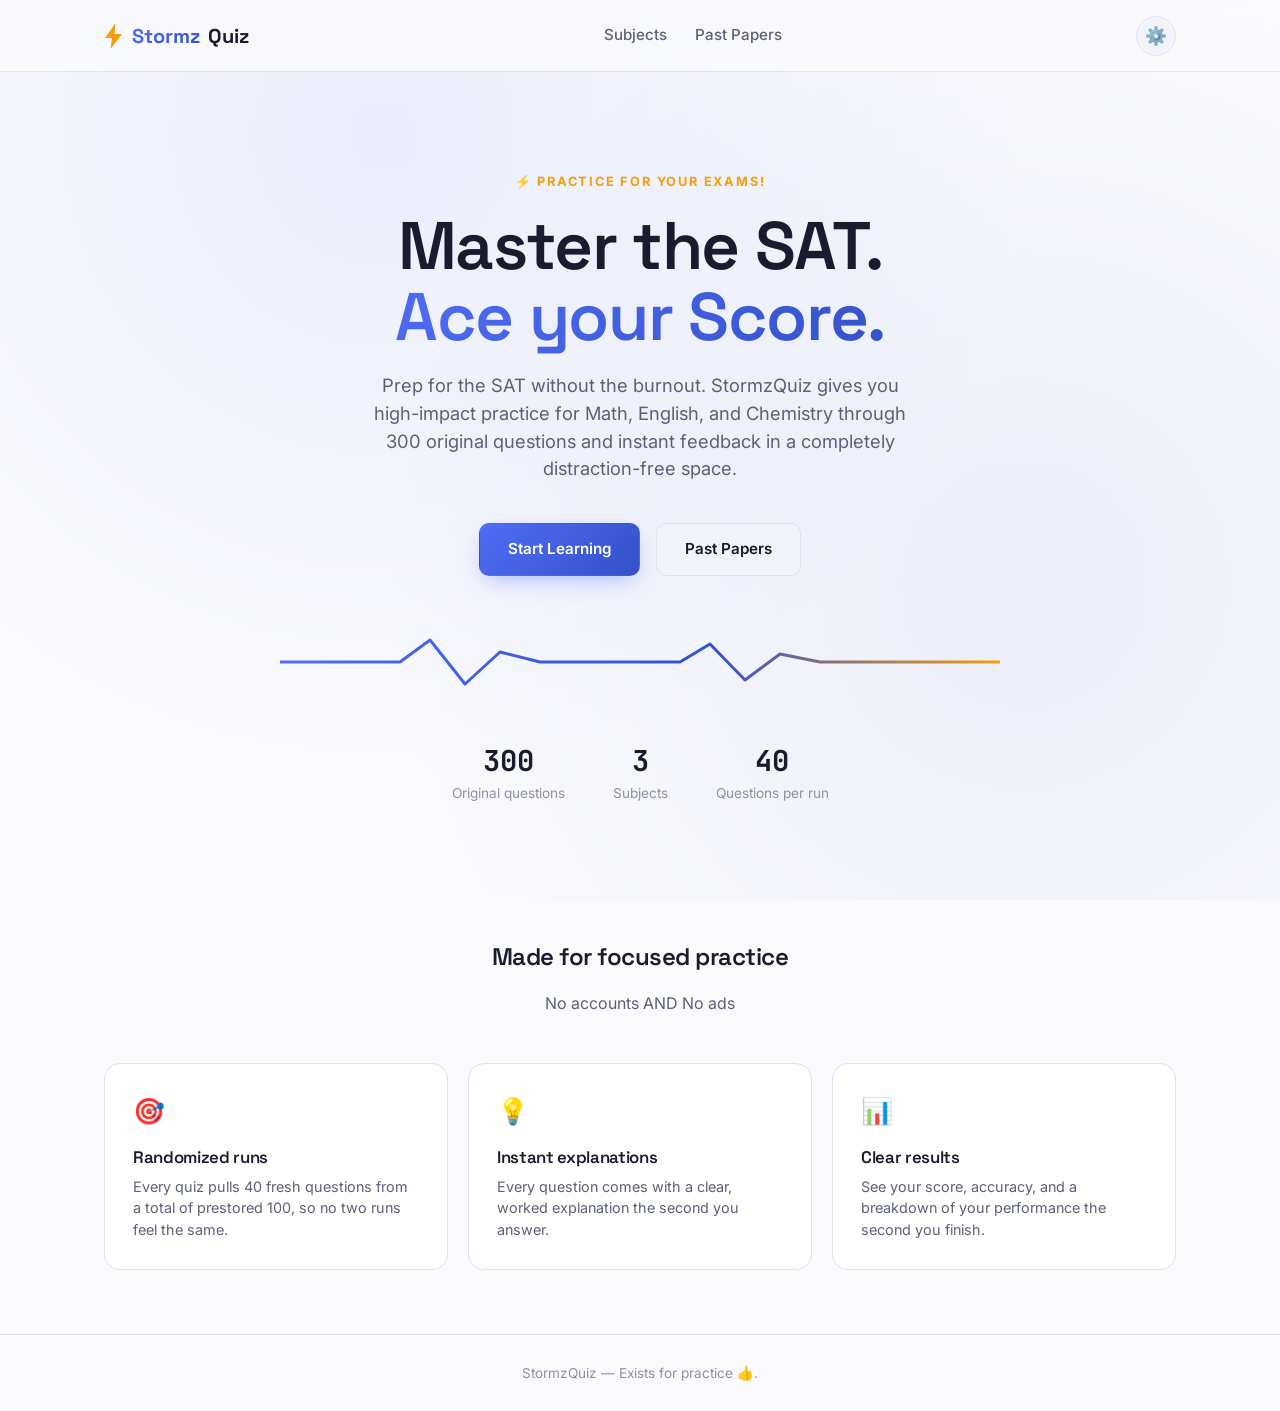
<file: index.html>
<!DOCTYPE html>
<html lang="en">
<head>
<meta charset="UTF-8" />
<meta name="viewport" content="width=device-width, initial-scale=1.0" />
<title>StormzQuiz — SAT & Chemistry Practice</title>
<link rel="preconnect" href="https://fonts.googleapis.com" />
<link rel="preconnect" href="https://fonts.gstatic.com" crossorigin />
<link href="https://fonts.googleapis.com/css2?family=Space+Grotesk:wght@500;600;700&family=Inter:wght@400;500;600;700&family=JetBrains+Mono:wght@500;700&display=swap" rel="stylesheet" />
<link rel="stylesheet" href="style.css" />
</head>
<body>

<nav class="nav">
  <div class="container">
    <a href="index.html" class="logo">
      <svg class="bolt" viewBox="0 0 20 26" fill="currentColor"><path d="M11.5 0L1 15h7l-1.5 11L18 11h-7.5L11.5 0z"/></svg>
      <span class="storm">Stormz</span>Quiz
    </a>
    <div class="nav-links">
      <a href="subjects.html">Subjects</a>
      <a href="papers.html">Past Papers</a>
    </div>
    <button class="settings-btn" id="settingsBtn" aria-label="Open settings">⚙️</button>
  </div>
</nav>

<main>
  <section class="hero">
    <div class="container">
      <div class="hero-eyebrow">⚡ Practice for your exams!</div>
      <h1>Master the SAT.<br /><span class="accent">Ace your Score.</span></h1>
      <p class="tagline">Prep for the SAT without the burnout. StormzQuiz gives you high-impact practice for Math, English, and Chemistry through 300 original questions and instant feedback in a completely distraction-free space.</p>
      <div class="hero-actions">
        <a href="subjects.html" class="btn btn-primary">Start Learning</a>
        <a href="papers.html" class="btn btn-secondary">Past Papers</a>
      </div>

      <svg class="bolt-divider" viewBox="0 0 720 60" fill="none" xmlns="http://www.w3.org/2000/svg" aria-hidden="true">
        <defs>
          <linearGradient id="boltGradient" x1="0" y1="0" x2="720" y2="0" gradientUnits="userSpaceOnUse">
            <stop class="bolt-gradient-start" offset="0" />
            <stop class="bolt-gradient-middle" offset="0.6" />
            <stop class="bolt-gradient-end" offset="1" />
          </linearGradient>
        </defs>
        <path d="M0 30 L120 30 L150 8 L185 52 L220 20 L260 30 L400 30 L430 12 L465 48 L500 22 L540 30 L720 30" />
      </svg>

      <div class="hero-stats">
        <div class="hero-stat"><div class="num">300</div><div class="label">Original questions</div></div>
        <div class="hero-stat"><div class="num">3</div><div class="label">Subjects</div></div>
        <div class="hero-stat"><div class="num">40</div><div class="label">Questions per run</div></div>
      </div>
    </div>
  </section>

  <section class="section">
    <div class="container">
      <div class="section-head">
        <h2>Made for focused practice</h2>
        <p>No accounts AND No ads</p>
      </div>
      <div class="feature-grid">
        <div class="feature-card">
          <span class="icon">🎯</span>
          <h3>Randomized runs</h3>
          <p>Every quiz pulls 40 fresh questions from a total of prestored 100, so no two runs feel the same.</p>
        </div>
        <div class="feature-card">
          <span class="icon">💡</span>
          <h3>Instant explanations</h3>
          <p>Every question comes with a clear, worked explanation the second you answer.</p>
        </div>
        <div class="feature-card">
          <span class="icon">📊</span>
          <h3>Clear results</h3>
          <p>See your score, accuracy, and a breakdown of your performance the second you finish.</p>
        </div>
      </div>
    </div>
  </section>
</main>

<footer class="footer">
  <div class="container">StormzQuiz — Exists for practice 👍.</div>
</footer>

<div class="settings-overlay" id="settingsOverlay"></div>
<aside class="settings-panel" id="settingsPanel" aria-label="Settings">
  <h3>Settings <button class="settings-close" id="settingsClose" aria-label="Close settings">&times;</button></h3>
  <div class="setting-row setting-row-column">
    <span>Theme</span>
    <div class="theme-swatches">
      <button type="button" class="theme-swatch" data-theme-value="light" aria-pressed="false">
        <span class="swatch-preview swatch-light"></span>
        <span class="swatch-label">Light</span>
      </button>
      <button type="button" class="theme-swatch" data-theme-value="dark" aria-pressed="false">
        <span class="swatch-preview swatch-dark"></span>
        <span class="swatch-label">Dark<br>Blue &amp; Purple</span>
      </button>
      <button type="button" class="theme-swatch" data-theme-value="crimson" aria-pressed="false">
        <span class="swatch-preview swatch-crimson"></span>
        <span class="swatch-label">Red &amp; Black</span>
      </button>
      <button type="button" class="theme-swatch" data-theme-value="meadow" aria-pressed="false">
        <span class="swatch-preview swatch-meadow"></span>
        <span class="swatch-label">White &amp; Green</span>
      </button>
    </div>
  </div>
  <div class="setting-row">
    <span>Reduce animations</span>
    <div class="switch" id="animSwitch" role="switch" aria-label="Reduce animations" aria-checked="false" tabindex="0"></div>
  </div>
  <div class="setting-row">
    <span>Sound effects</span>
    <div class="switch" id="soundSwitch" role="switch" aria-label="Sound effects" aria-checked="true" tabindex="0"></div>
  </div>
</aside>

<script src="app.js"></script>
</body>
</html>
</file>
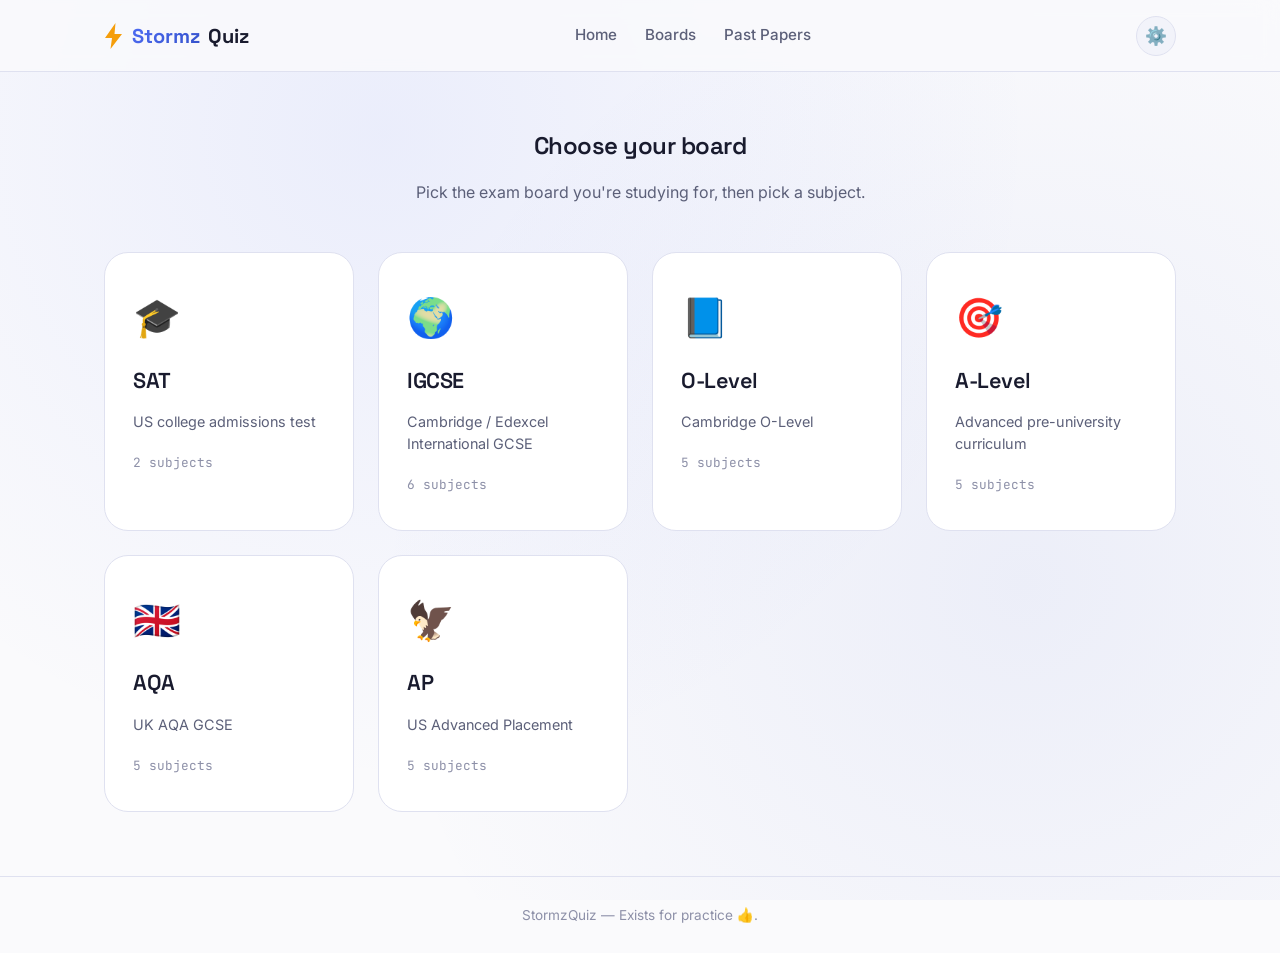
<file: boards.html>
<!DOCTYPE html>
<html lang="en">
<head>
<meta charset="UTF-8" />
<meta name="viewport" content="width=device-width, initial-scale=1.0" />
<title>Boards — StormzQuiz</title>
<link rel="preconnect" href="https://fonts.googleapis.com" />
<link rel="preconnect" href="https://fonts.gstatic.com" crossorigin />
<link href="https://fonts.googleapis.com/css2?family=Space+Grotesk:wght@500;600;700&family=Inter:wght@400;500;600;700&family=JetBrains+Mono:wght@500;700&display=swap" rel="stylesheet" />
<link rel="stylesheet" href="style.css" />
</head>
<body>

<nav class="nav">
  <div class="container">
    <a href="index.html" class="logo">
      <svg class="bolt" viewBox="0 0 20 26" fill="currentColor"><path d="M11.5 0L1 15h7l-1.5 11L18 11h-7.5L11.5 0z"/></svg>
      <span class="storm">Stormz</span>Quiz
    </a>
    <div class="nav-links">
      <a href="index.html">Home</a>
      <a href="boards.html">Boards</a>
      <a href="papers.html">Past Papers</a>
    </div>
    <button class="settings-btn" id="settingsBtn" aria-label="Open settings">⚙️</button>
  </div>
</nav>

<main>
  <section class="section section-offset">
    <div class="container">
      <a href="boards.html" class="back-link is-hidden" id="backLink">← All boards</a>
      <div class="section-head">
        <h2 id="pageTitle">Choose your board</h2>
        <p id="pageSubtitle">Pick the exam board you're studying for, then pick a subject.</p>
      </div>

      <div class="subjects-grid" id="cardGrid"></div>
    </div>
  </section>
</main>

<footer class="footer">
  <div class="container">StormzQuiz — Exists for practice 👍.</div>
</footer>

<div class="settings-overlay" id="settingsOverlay"></div>
<aside class="settings-panel" id="settingsPanel" aria-label="Settings">
  <h3>Settings <button class="settings-close" id="settingsClose" aria-label="Close settings">&times;</button></h3>
  <div class="setting-row setting-row-column">
    <span>Theme</span>
    <div class="theme-swatches">
      <button type="button" class="theme-swatch" data-theme-value="light" aria-pressed="false">
        <span class="swatch-preview swatch-light"></span>
        <span class="swatch-label">Light</span>
      </button>
      <button type="button" class="theme-swatch" data-theme-value="cosmic" aria-pressed="false">
        <span class="swatch-preview swatch-cosmic"></span>
        <span class="swatch-label">Cosmic</span>
      </button>
      <button type="button" class="theme-swatch" data-theme-value="bloodmoon" aria-pressed="false">
        <span class="swatch-preview swatch-bloodmoon"></span>
        <span class="swatch-label">Bloodmoon</span>
      </button>
      <button type="button" class="theme-swatch" data-theme-value="nature" aria-pressed="false">
        <span class="swatch-preview swatch-nature"></span>
        <span class="swatch-label">Nature</span>
      </button>
      <button type="button" class="theme-swatch" data-theme-value="monochrome" aria-pressed="false">
        <span class="swatch-preview swatch-monochrome"></span>
        <span class="swatch-label">Monochrome</span>
      </button>
      <button type="button" class="theme-swatch" data-theme-value="cherry" aria-pressed="false">
        <span class="swatch-preview swatch-cherry"></span>
        <span class="swatch-label">Cherry</span>
      </button>
      <button type="button" class="theme-swatch" data-theme-value="ocean" aria-pressed="false">
        <span class="swatch-preview swatch-ocean"></span>
        <span class="swatch-label">Ocean</span>
      </button>
    </div>
  </div>
  <div class="setting-row">
    <span>Reduce animations</span>
    <div class="switch" id="animSwitch" role="switch" aria-label="Reduce animations" aria-checked="false" tabindex="0"></div>
  </div>
  <div class="setting-row">
    <span>Sound effects</span>
    <div class="switch" id="soundSwitch" role="switch" aria-label="Sound effects" aria-checked="true" tabindex="0"></div>
  </div>
</aside>

<script src="questions.js"></script>
<script src="app.js"></script>
<script src="boards.js"></script>
</body>
</html>
</file>
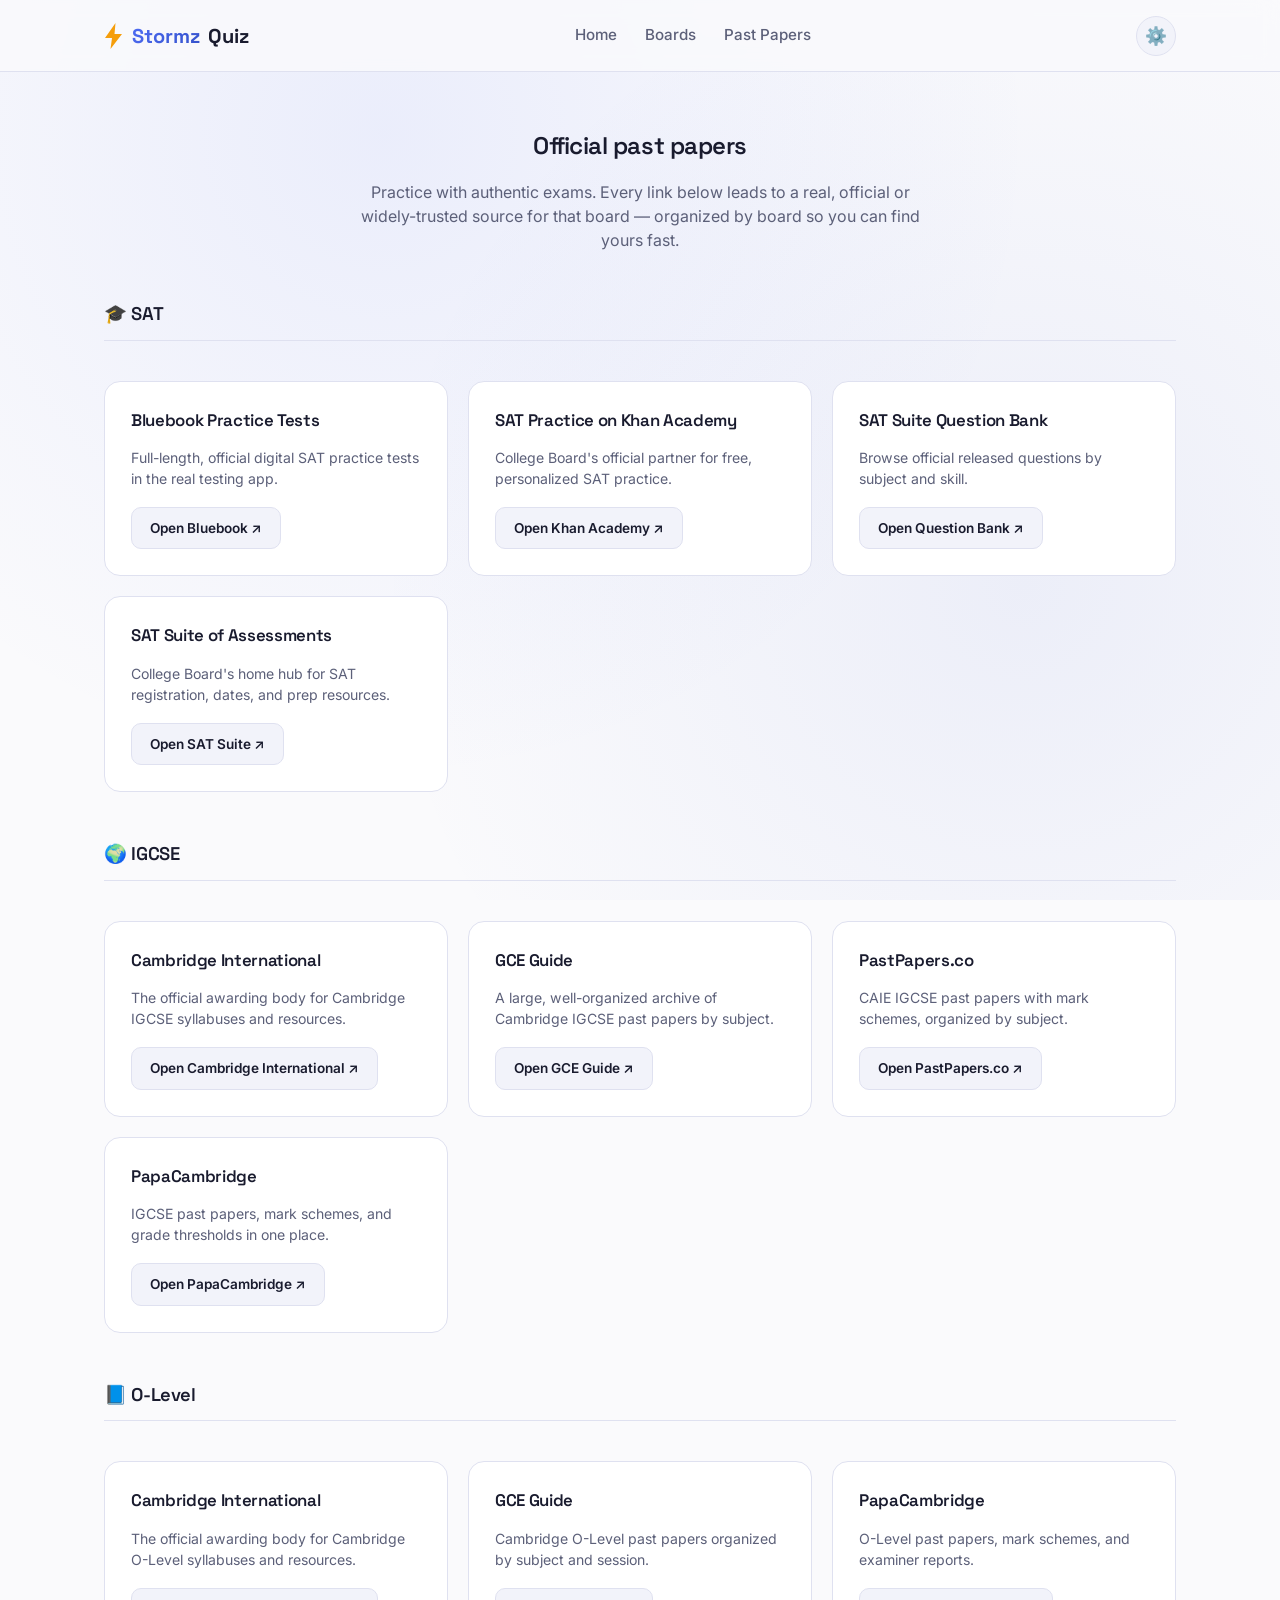
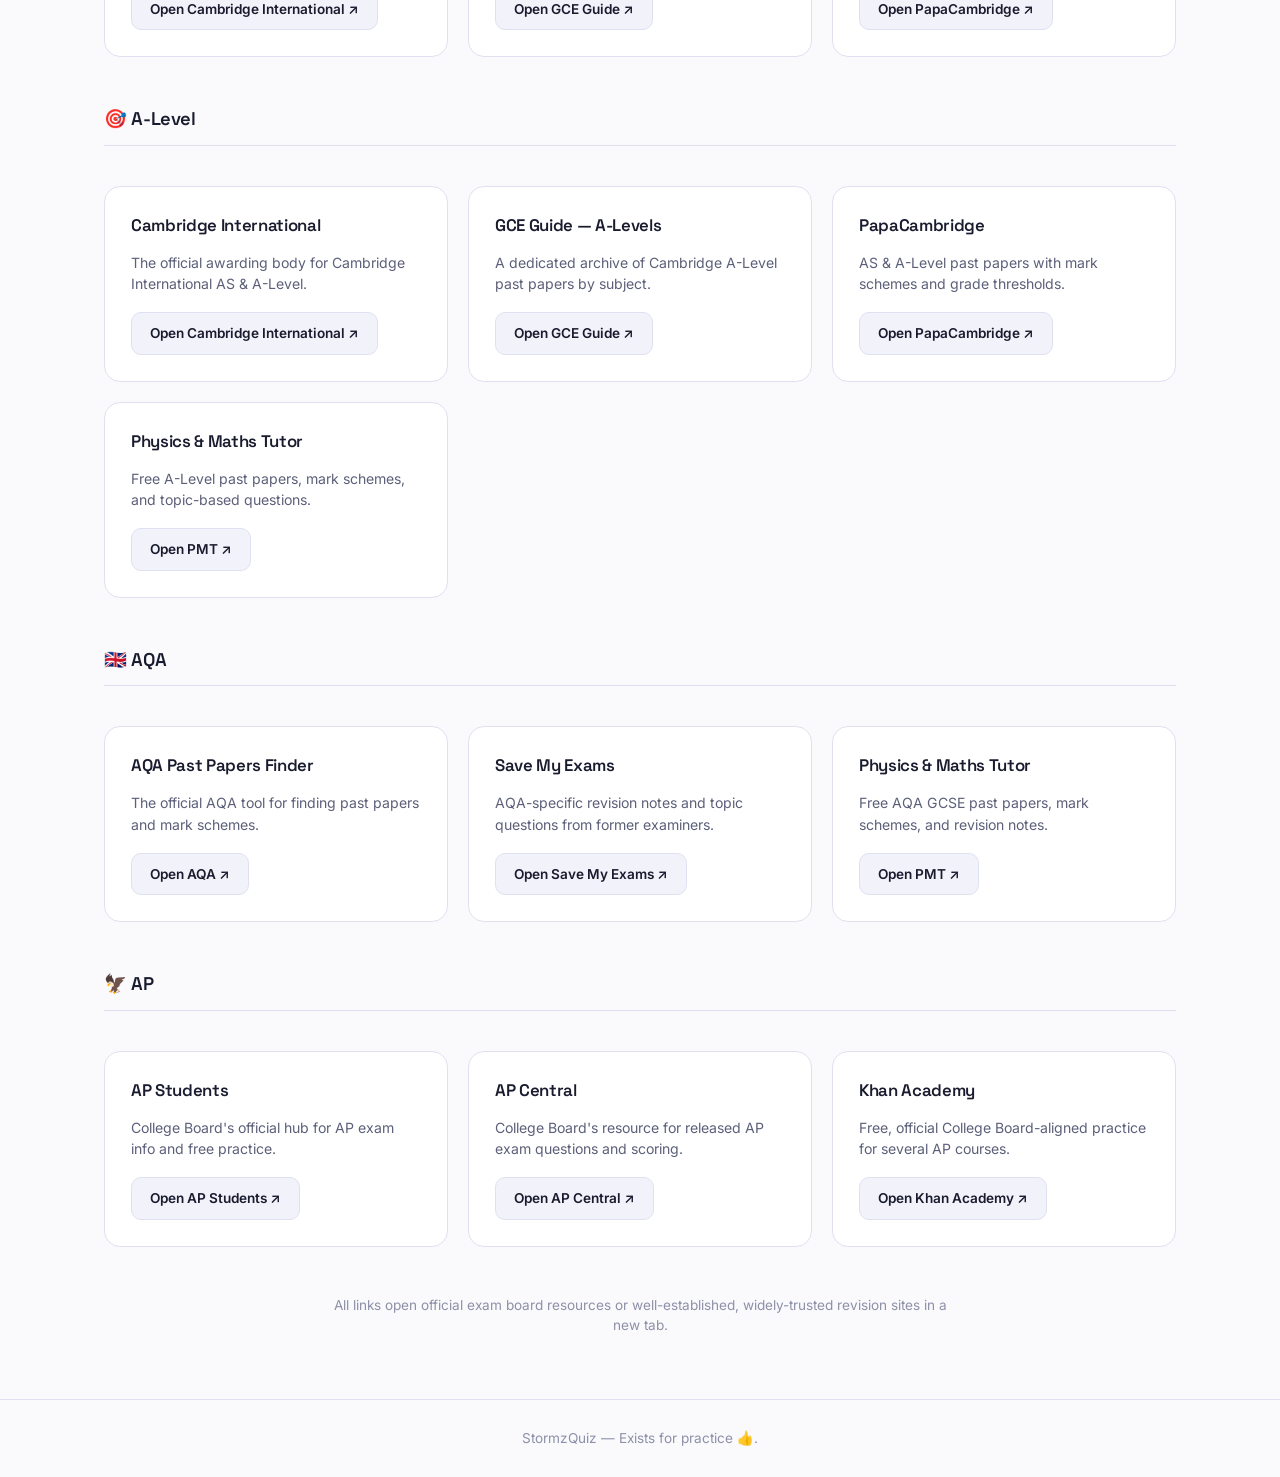
<file: papers.html>
<!DOCTYPE html>
<html lang="en">
<head>
<meta charset="UTF-8" />
<meta name="viewport" content="width=device-width, initial-scale=1.0" />
<title>Past Papers — StormzQuiz</title>
<link rel="preconnect" href="https://fonts.googleapis.com" />
<link rel="preconnect" href="https://fonts.gstatic.com" crossorigin />
<link href="https://fonts.googleapis.com/css2?family=Space+Grotesk:wght@500;600;700&family=Inter:wght@400;500;600;700&family=JetBrains+Mono:wght@500;700&display=swap" rel="stylesheet" />
<link rel="stylesheet" href="style.css" />
</head>
<body>

<nav class="nav">
  <div class="container">
    <a href="index.html" class="logo">
      <svg class="bolt" viewBox="0 0 20 26" fill="currentColor"><path d="M11.5 0L1 15h7l-1.5 11L18 11h-7.5L11.5 0z"/></svg>
      <span class="storm">Stormz</span>Quiz
    </a>
    <div class="nav-links">
      <a href="index.html">Home</a>
      <a href="boards.html">Boards</a>
      <a href="papers.html">Past Papers</a>
    </div>
    <button class="settings-btn" id="settingsBtn" aria-label="Open settings">⚙️</button>
  </div>
</nav>

<main>
  <section class="section section-offset">
    <div class="container">
      <div class="section-head">
        <h2>Official past papers</h2>
        <p>Practice with authentic exams. Every link below leads to a real, official or widely-trusted source for that board — organized by board so you can find yours fast.</p>
      </div>

      <div class="papers-board">
        <h3 class="papers-board-title">🎓 SAT</h3>
        <div class="papers-grid">
          <div class="paper-card">
            <h3>Bluebook Practice Tests</h3>
            <p>Full-length, official digital SAT practice tests in the real testing app.</p>
            <a class="btn btn-secondary" href="https://bluebook.collegeboard.org" target="_blank" rel="noopener">Open Bluebook ↗</a>
          </div>
          <div class="paper-card">
            <h3>SAT Practice on Khan Academy</h3>
            <p>College Board's official partner for free, personalized SAT practice.</p>
            <a class="btn btn-secondary" href="https://www.khanacademy.org/sat" target="_blank" rel="noopener">Open Khan Academy ↗</a>
          </div>
          <div class="paper-card">
            <h3>SAT Suite Question Bank</h3>
            <p>Browse official released questions by subject and skill.</p>
            <a class="btn btn-secondary" href="https://satsuitequestionbank.collegeboard.org" target="_blank" rel="noopener">Open Question Bank ↗</a>
          </div>
          <div class="paper-card">
            <h3>SAT Suite of Assessments</h3>
            <p>College Board's home hub for SAT registration, dates, and prep resources.</p>
            <a class="btn btn-secondary" href="https://satsuite.collegeboard.org/sat" target="_blank" rel="noopener">Open SAT Suite ↗</a>
          </div>
        </div>
      </div>

      <div class="papers-board">
        <h3 class="papers-board-title">🌍 IGCSE</h3>
        <div class="papers-grid">
          <div class="paper-card">
            <h3>Cambridge International</h3>
            <p>The official awarding body for Cambridge IGCSE syllabuses and resources.</p>
            <a class="btn btn-secondary" href="https://www.cambridgeinternational.org" target="_blank" rel="noopener">Open Cambridge International ↗</a>
          </div>
          <div class="paper-card">
            <h3>GCE Guide</h3>
            <p>A large, well-organized archive of Cambridge IGCSE past papers by subject.</p>
            <a class="btn btn-secondary" href="https://papers.gceguide.cc/" target="_blank" rel="noopener">Open GCE Guide ↗</a>
          </div>
          <div class="paper-card">
            <h3>PastPapers.co</h3>
            <p>CAIE IGCSE past papers with mark schemes, organized by subject.</p>
            <a class="btn btn-secondary" href="https://pastpapers.co/cie/?dir=IGCSE" target="_blank" rel="noopener">Open PastPapers.co ↗</a>
          </div>
          <div class="paper-card">
            <h3>PapaCambridge</h3>
            <p>IGCSE past papers, mark schemes, and grade thresholds in one place.</p>
            <a class="btn btn-secondary" href="https://pastpapers.papacambridge.com/papers/caie/igcse" target="_blank" rel="noopener">Open PapaCambridge ↗</a>
          </div>
        </div>
      </div>

      <div class="papers-board">
        <h3 class="papers-board-title">📘 O-Level</h3>
        <div class="papers-grid">
          <div class="paper-card">
            <h3>Cambridge International</h3>
            <p>The official awarding body for Cambridge O-Level syllabuses and resources.</p>
            <a class="btn btn-secondary" href="https://www.cambridgeinternational.org" target="_blank" rel="noopener">Open Cambridge International ↗</a>
          </div>
          <div class="paper-card">
            <h3>GCE Guide</h3>
            <p>Cambridge O-Level past papers organized by subject and session.</p>
            <a class="btn btn-secondary" href="https://papers.gceguide.cc/" target="_blank" rel="noopener">Open GCE Guide ↗</a>
          </div>
          <div class="paper-card">
            <h3>PapaCambridge</h3>
            <p>O-Level past papers, mark schemes, and examiner reports.</p>
            <a class="btn btn-secondary" href="https://pastpapers.papacambridge.com/" target="_blank" rel="noopener">Open PapaCambridge ↗</a>
          </div>
        </div>
      </div>

      <div class="papers-board">
        <h3 class="papers-board-title">🎯 A-Level</h3>
        <div class="papers-grid">
          <div class="paper-card">
            <h3>Cambridge International</h3>
            <p>The official awarding body for Cambridge International AS &amp; A-Level.</p>
            <a class="btn btn-secondary" href="https://www.cambridgeinternational.org" target="_blank" rel="noopener">Open Cambridge International ↗</a>
          </div>
          <div class="paper-card">
            <h3>GCE Guide — A-Levels</h3>
            <p>A dedicated archive of Cambridge A-Level past papers by subject.</p>
            <a class="btn btn-secondary" href="https://papers.gceguide.cc/a-levels/" target="_blank" rel="noopener">Open GCE Guide ↗</a>
          </div>
          <div class="paper-card">
            <h3>PapaCambridge</h3>
            <p>AS &amp; A-Level past papers with mark schemes and grade thresholds.</p>
            <a class="btn btn-secondary" href="https://pastpapers.papacambridge.com/papers/caie/as-and-a-level" target="_blank" rel="noopener">Open PapaCambridge ↗</a>
          </div>
          <div class="paper-card">
            <h3>Physics &amp; Maths Tutor</h3>
            <p>Free A-Level past papers, mark schemes, and topic-based questions.</p>
            <a class="btn btn-secondary" href="https://www.physicsandmathstutor.com" target="_blank" rel="noopener">Open PMT ↗</a>
          </div>
        </div>
      </div>

      <div class="papers-board">
        <h3 class="papers-board-title">🇬🇧 AQA</h3>
        <div class="papers-grid">
          <div class="paper-card">
            <h3>AQA Past Papers Finder</h3>
            <p>The official AQA tool for finding past papers and mark schemes.</p>
            <a class="btn btn-secondary" href="https://www.aqa.org.uk/past-papers-and-mark-schemes-finder" target="_blank" rel="noopener">Open AQA ↗</a>
          </div>
          <div class="paper-card">
            <h3>Save My Exams</h3>
            <p>AQA-specific revision notes and topic questions from former examiners.</p>
            <a class="btn btn-secondary" href="https://www.savemyexams.com" target="_blank" rel="noopener">Open Save My Exams ↗</a>
          </div>
          <div class="paper-card">
            <h3>Physics &amp; Maths Tutor</h3>
            <p>Free AQA GCSE past papers, mark schemes, and revision notes.</p>
            <a class="btn btn-secondary" href="https://www.physicsandmathstutor.com" target="_blank" rel="noopener">Open PMT ↗</a>
          </div>
        </div>
      </div>

      <div class="papers-board">
        <h3 class="papers-board-title">🦅 AP</h3>
        <div class="papers-grid">
          <div class="paper-card">
            <h3>AP Students</h3>
            <p>College Board's official hub for AP exam info and free practice.</p>
            <a class="btn btn-secondary" href="https://apstudents.collegeboard.org" target="_blank" rel="noopener">Open AP Students ↗</a>
          </div>
          <div class="paper-card">
            <h3>AP Central</h3>
            <p>College Board's resource for released AP exam questions and scoring.</p>
            <a class="btn btn-secondary" href="https://apcentral.collegeboard.org" target="_blank" rel="noopener">Open AP Central ↗</a>
          </div>
          <div class="paper-card">
            <h3>Khan Academy</h3>
            <p>Free, official College Board-aligned practice for several AP courses.</p>
            <a class="btn btn-secondary" href="https://www.khanacademy.org" target="_blank" rel="noopener">Open Khan Academy ↗</a>
          </div>
        </div>
      </div>

      <p class="papers-note">All links open official exam board resources or well-established, widely-trusted revision sites in a new tab.</p>
    </div>
  </section>
</main>

<footer class="footer">
  <div class="container">StormzQuiz — Exists for practice 👍.</div>
</footer>

<div class="settings-overlay" id="settingsOverlay"></div>
<aside class="settings-panel" id="settingsPanel" aria-label="Settings">
  <h3>Settings <button class="settings-close" id="settingsClose" aria-label="Close settings">&times;</button></h3>
  <div class="setting-row setting-row-column">
    <span>Theme</span>
    <div class="theme-swatches">
      <button type="button" class="theme-swatch" data-theme-value="light" aria-pressed="false">
        <span class="swatch-preview swatch-light"></span>
        <span class="swatch-label">Light</span>
      </button>
      <button type="button" class="theme-swatch" data-theme-value="cosmic" aria-pressed="false">
        <span class="swatch-preview swatch-cosmic"></span>
        <span class="swatch-label">Cosmic</span>
      </button>
      <button type="button" class="theme-swatch" data-theme-value="bloodmoon" aria-pressed="false">
        <span class="swatch-preview swatch-bloodmoon"></span>
        <span class="swatch-label">Bloodmoon</span>
      </button>
      <button type="button" class="theme-swatch" data-theme-value="nature" aria-pressed="false">
        <span class="swatch-preview swatch-nature"></span>
        <span class="swatch-label">Nature</span>
      </button>
      <button type="button" class="theme-swatch" data-theme-value="monochrome" aria-pressed="false">
        <span class="swatch-preview swatch-monochrome"></span>
        <span class="swatch-label">Monochrome</span>
      </button>
      <button type="button" class="theme-swatch" data-theme-value="cherry" aria-pressed="false">
        <span class="swatch-preview swatch-cherry"></span>
        <span class="swatch-label">Cherry</span>
      </button>
      <button type="button" class="theme-swatch" data-theme-value="ocean" aria-pressed="false">
        <span class="swatch-preview swatch-ocean"></span>
        <span class="swatch-label">Ocean</span>
      </button>
    </div>
  </div>
  <div class="setting-row">
    <span>Reduce animations</span>
    <div class="switch" id="animSwitch" role="switch" aria-label="Reduce animations" aria-checked="false" tabindex="0"></div>
  </div>
  <div class="setting-row">
    <span>Sound effects</span>
    <div class="switch" id="soundSwitch" role="switch" aria-label="Sound effects" aria-checked="true" tabindex="0"></div>
  </div>
</aside>

<script src="app.js"></script>
</body>
</html>
</file>
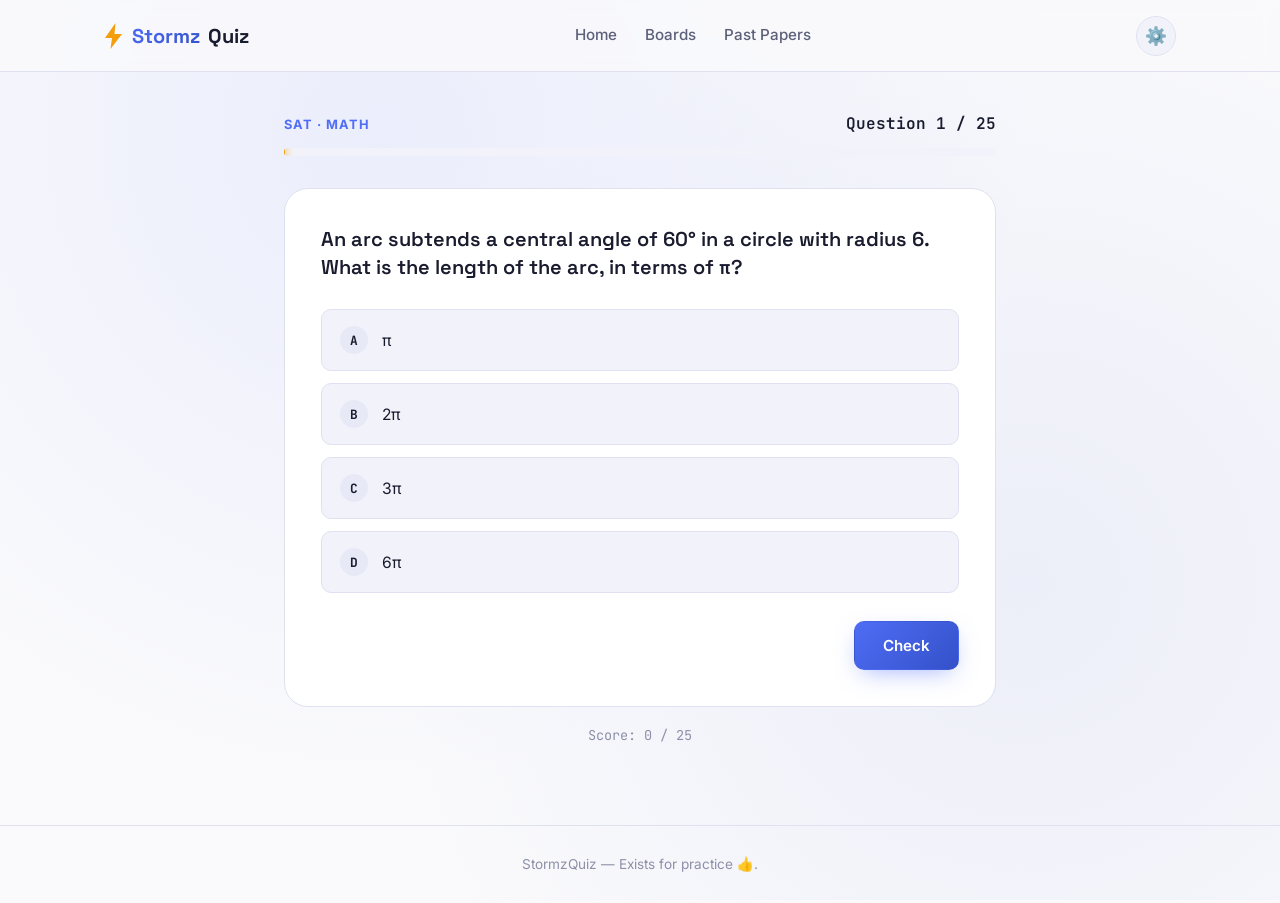
<file: quiz.html>
<!DOCTYPE html>
<html lang="en">
<head>
<meta charset="UTF-8" />
<meta name="viewport" content="width=device-width, initial-scale=1.0" />
<title>Quiz — StormzQuiz</title>
<link rel="preconnect" href="https://fonts.googleapis.com" />
<link rel="preconnect" href="https://fonts.gstatic.com" crossorigin />
<link href="https://fonts.googleapis.com/css2?family=Space+Grotesk:wght@500;600;700&family=Inter:wght@400;500;600;700&family=JetBrains+Mono:wght@500;700&display=swap" rel="stylesheet" />
<link rel="stylesheet" href="style.css" />
</head>
<body>

<nav class="nav">
  <div class="container">
    <a href="index.html" class="logo">
      <svg class="bolt" viewBox="0 0 20 26" fill="currentColor"><path d="M11.5 0L1 15h7l-1.5 11L18 11h-7.5L11.5 0z"/></svg>
      <span class="storm">Stormz</span>Quiz
    </a>
    <div class="nav-links">
      <a href="index.html">Home</a>
      <a href="boards.html">Boards</a>
      <a href="papers.html">Past Papers</a>
    </div>
    <button class="settings-btn" id="settingsBtn" aria-label="Open settings">⚙️</button>
  </div>
</nav>

<main>
  <div class="quiz-header">
    <div class="quiz-progress-top">
      <span class="subject-tag" id="subjectTag">Subject</span>
      <span class="qcount" id="qCount">Question 1 / 25</span>
    </div>
    <div class="progress-track">
      <div class="progress-fill initial" id="progressFill"></div>
    </div>
  </div>

  <div class="quiz-main">
    <div class="question-card">
      <div class="passage is-hidden" id="passageBox"></div>
      <div class="question-text" id="questionText">Loading question…</div>
      <div class="options" id="optionsList"></div>
      <div class="explanation-box" id="explanationBox">
        <div class="verdict" id="verdictText"></div>
        <div id="explanationText"></div>
      </div>
      <div class="quiz-actions">
        <button class="btn btn-primary" id="actionBtn" disabled>Check</button>
      </div>
    </div>
    <div class="quiz-score-chip" id="scoreChip">Score: 0 / 0</div>
  </div>
</main>

<footer class="footer">
  <div class="container">StormzQuiz — Exists for practice 👍.</div>
</footer>

<div class="settings-overlay" id="settingsOverlay"></div>
<aside class="settings-panel" id="settingsPanel" aria-label="Settings">
  <h3>Settings <button class="settings-close" id="settingsClose" aria-label="Close settings">&times;</button></h3>
  <div class="setting-row setting-row-column">
    <span>Theme</span>
    <div class="theme-swatches">
      <button type="button" class="theme-swatch" data-theme-value="light" aria-pressed="false">
        <span class="swatch-preview swatch-light"></span>
        <span class="swatch-label">Light</span>
      </button>
      <button type="button" class="theme-swatch" data-theme-value="cosmic" aria-pressed="false">
        <span class="swatch-preview swatch-cosmic"></span>
        <span class="swatch-label">Cosmic</span>
      </button>
      <button type="button" class="theme-swatch" data-theme-value="bloodmoon" aria-pressed="false">
        <span class="swatch-preview swatch-bloodmoon"></span>
        <span class="swatch-label">Bloodmoon</span>
      </button>
      <button type="button" class="theme-swatch" data-theme-value="nature" aria-pressed="false">
        <span class="swatch-preview swatch-nature"></span>
        <span class="swatch-label">Nature</span>
      </button>
      <button type="button" class="theme-swatch" data-theme-value="monochrome" aria-pressed="false">
        <span class="swatch-preview swatch-monochrome"></span>
        <span class="swatch-label">Monochrome</span>
      </button>
      <button type="button" class="theme-swatch" data-theme-value="cherry" aria-pressed="false">
        <span class="swatch-preview swatch-cherry"></span>
        <span class="swatch-label">Cherry</span>
      </button>
      <button type="button" class="theme-swatch" data-theme-value="ocean" aria-pressed="false">
        <span class="swatch-preview swatch-ocean"></span>
        <span class="swatch-label">Ocean</span>
      </button>
    </div>
  </div>
  <div class="setting-row">
    <span>Reduce animations</span>
    <div class="switch" id="animSwitch" role="switch" aria-label="Reduce animations" aria-checked="false" tabindex="0"></div>
  </div>
  <div class="setting-row">
    <span>Sound effects</span>
    <div class="switch" id="soundSwitch" role="switch" aria-label="Sound effects" aria-checked="true" tabindex="0"></div>
  </div>
</aside>

<script src="questions.js"></script>
<script src="app.js"></script>
<script src="quiz.js"></script>
</body>
</html>
</file>
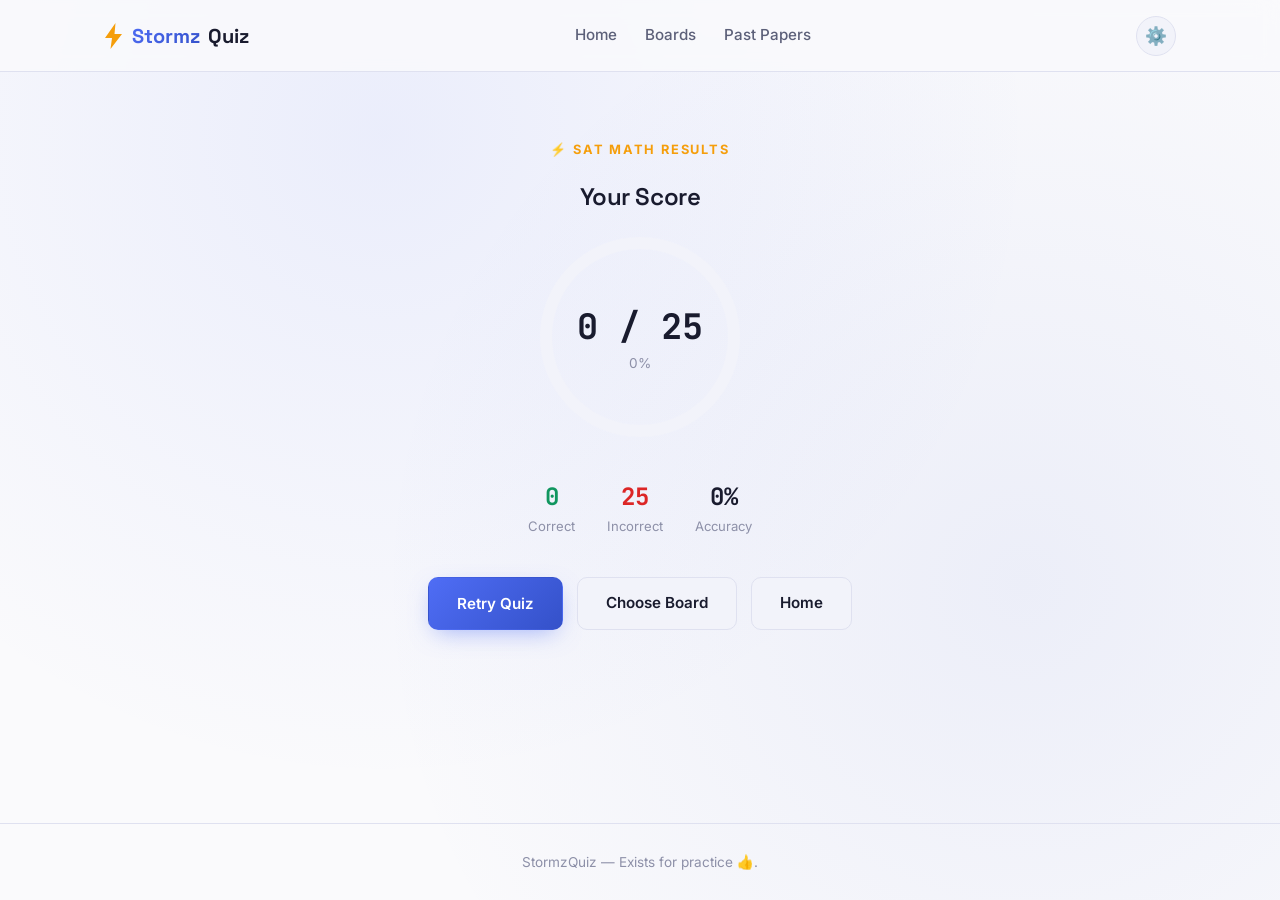
<file: results.html>
<!DOCTYPE html>
<html lang="en">
<head>
<meta charset="UTF-8" />
<meta name="viewport" content="width=device-width, initial-scale=1.0" />
<title>Results — StormzQuiz</title>
<link rel="preconnect" href="https://fonts.googleapis.com" />
<link rel="preconnect" href="https://fonts.gstatic.com" crossorigin />
<link href="https://fonts.googleapis.com/css2?family=Space+Grotesk:wght@500;600;700&family=Inter:wght@400;500;600;700&family=JetBrains+Mono:wght@500;700&display=swap" rel="stylesheet" />
<link rel="stylesheet" href="style.css" />
</head>
<body>

<nav class="nav">
  <div class="container">
    <a href="index.html" class="logo">
      <svg class="bolt" viewBox="0 0 20 26" fill="currentColor"><path d="M11.5 0L1 15h7l-1.5 11L18 11h-7.5L11.5 0z"/></svg>
      <span class="storm">Stormz</span>Quiz
    </a>
    <div class="nav-links">
      <a href="index.html">Home</a>
      <a href="boards.html">Boards</a>
      <a href="papers.html">Past Papers</a>
    </div>
    <button class="settings-btn" id="settingsBtn" aria-label="Open settings">⚙️</button>
  </div>
</nav>

<main>
  <div class="results-wrap">
    <div class="hero-eyebrow" id="subjectLabel">⚡ Results</div>
    <h2>Your Score</h2>

    <div class="results-ring">
      <svg width="220" height="220" viewBox="0 0 220 220">
        <defs>
          <linearGradient id="resultsGradient" x1="0" y1="0" x2="220" y2="220" gradientUnits="userSpaceOnUse">
            <stop class="bolt-gradient-start" offset="0" />
            <stop class="bolt-gradient-middle" offset="1" />
          </linearGradient>
        </defs>
        <circle class="track" cx="110" cy="110" r="94"></circle>
        <circle class="fill" id="ringFill" cx="110" cy="110" r="94" stroke-dasharray="590" stroke-dashoffset="590"></circle>
      </svg>
      <div class="results-ring-label">
        <div class="score" id="scoreText">0 / 40</div>
        <div class="pct" id="pctText">0%</div>
      </div>
    </div>

    <div class="results-stats">
      <div class="results-stat correct">
        <div class="val" id="correctVal">0</div>
        <div class="label">Correct</div>
      </div>
      <div class="results-stat incorrect">
        <div class="val" id="incorrectVal">0</div>
        <div class="label">Incorrect</div>
      </div>
      <div class="results-stat">
        <div class="val" id="pctVal">0%</div>
        <div class="label">Accuracy</div>
      </div>
    </div>

    <div class="results-actions">
      <button class="btn btn-primary" id="retryBtn">Retry Quiz</button>
      <a class="btn btn-secondary" href="boards.html">Choose Board</a>
      <a class="btn btn-secondary" href="index.html">Home</a>
    </div>
  </div>
</main>

<footer class="footer">
  <div class="container">StormzQuiz — Exists for practice 👍.</div>
</footer>

<div class="settings-overlay" id="settingsOverlay"></div>
<aside class="settings-panel" id="settingsPanel" aria-label="Settings">
  <h3>Settings <button class="settings-close" id="settingsClose" aria-label="Close settings">&times;</button></h3>
  <div class="setting-row setting-row-column">
    <span>Theme</span>
    <div class="theme-swatches">
      <button type="button" class="theme-swatch" data-theme-value="light" aria-pressed="false">
        <span class="swatch-preview swatch-light"></span>
        <span class="swatch-label">Light</span>
      </button>
      <button type="button" class="theme-swatch" data-theme-value="cosmic" aria-pressed="false">
        <span class="swatch-preview swatch-cosmic"></span>
        <span class="swatch-label">Cosmic</span>
      </button>
      <button type="button" class="theme-swatch" data-theme-value="bloodmoon" aria-pressed="false">
        <span class="swatch-preview swatch-bloodmoon"></span>
        <span class="swatch-label">Bloodmoon</span>
      </button>
      <button type="button" class="theme-swatch" data-theme-value="nature" aria-pressed="false">
        <span class="swatch-preview swatch-nature"></span>
        <span class="swatch-label">Nature</span>
      </button>
      <button type="button" class="theme-swatch" data-theme-value="monochrome" aria-pressed="false">
        <span class="swatch-preview swatch-monochrome"></span>
        <span class="swatch-label">Monochrome</span>
      </button>
      <button type="button" class="theme-swatch" data-theme-value="cherry" aria-pressed="false">
        <span class="swatch-preview swatch-cherry"></span>
        <span class="swatch-label">Cherry</span>
      </button>
      <button type="button" class="theme-swatch" data-theme-value="ocean" aria-pressed="false">
        <span class="swatch-preview swatch-ocean"></span>
        <span class="swatch-label">Ocean</span>
      </button>
    </div>
  </div>
  <div class="setting-row">
    <span>Reduce animations</span>
    <div class="switch" id="animSwitch" role="switch" aria-label="Reduce animations" aria-checked="false" tabindex="0"></div>
  </div>
  <div class="setting-row">
    <span>Sound effects</span>
    <div class="switch" id="soundSwitch" role="switch" aria-label="Sound effects" aria-checked="true" tabindex="0"></div>
  </div>
</aside>

<script src="questions.js"></script>
<script src="app.js"></script>
<script>
  (function () {
    const raw = sessionStorage.getItem("stormz_results");
    const data = raw ? JSON.parse(raw) : { board: "sat", subject: "math", score: 0, total: 25 };
    const { board, subject, score, total } = data;
    const pct = total > 0 ? Math.round((score / total) * 100) : 0;
    const incorrect = total - score;

    const boardMeta = window.BOARDS && window.BOARDS[board];
    const subjectMeta = boardMeta && boardMeta.subjects[subject];
    const label = boardMeta && subjectMeta ? boardMeta.name + " " + subjectMeta.name : "Quiz";
    document.getElementById("subjectLabel").textContent = "⚡ " + label + " Results";
    document.getElementById("scoreText").textContent = score + " / " + total;
    document.getElementById("pctText").textContent = pct + "%";
    document.getElementById("correctVal").textContent = score;
    document.getElementById("incorrectVal").textContent = incorrect;
    document.getElementById("pctVal").textContent = pct + "%";

    const circumference = 2 * Math.PI * 94;
    const ring = document.getElementById("ringFill");
    ring.style.strokeDasharray = circumference;
    ring.style.strokeDashoffset = circumference;
    requestAnimationFrame(() => {
      const offset = circumference - (pct / 100) * circumference;
      ring.style.strokeDashoffset = offset;
    });

    document.getElementById("retryBtn").addEventListener("click", () => {
      sessionStorage.removeItem("stormz_quiz_state");
      window.location.href = "quiz.html?board=" + encodeURIComponent(board) + "&subject=" + encodeURIComponent(subject);
    });
  })();
</script>
</body>
</html>
</file>
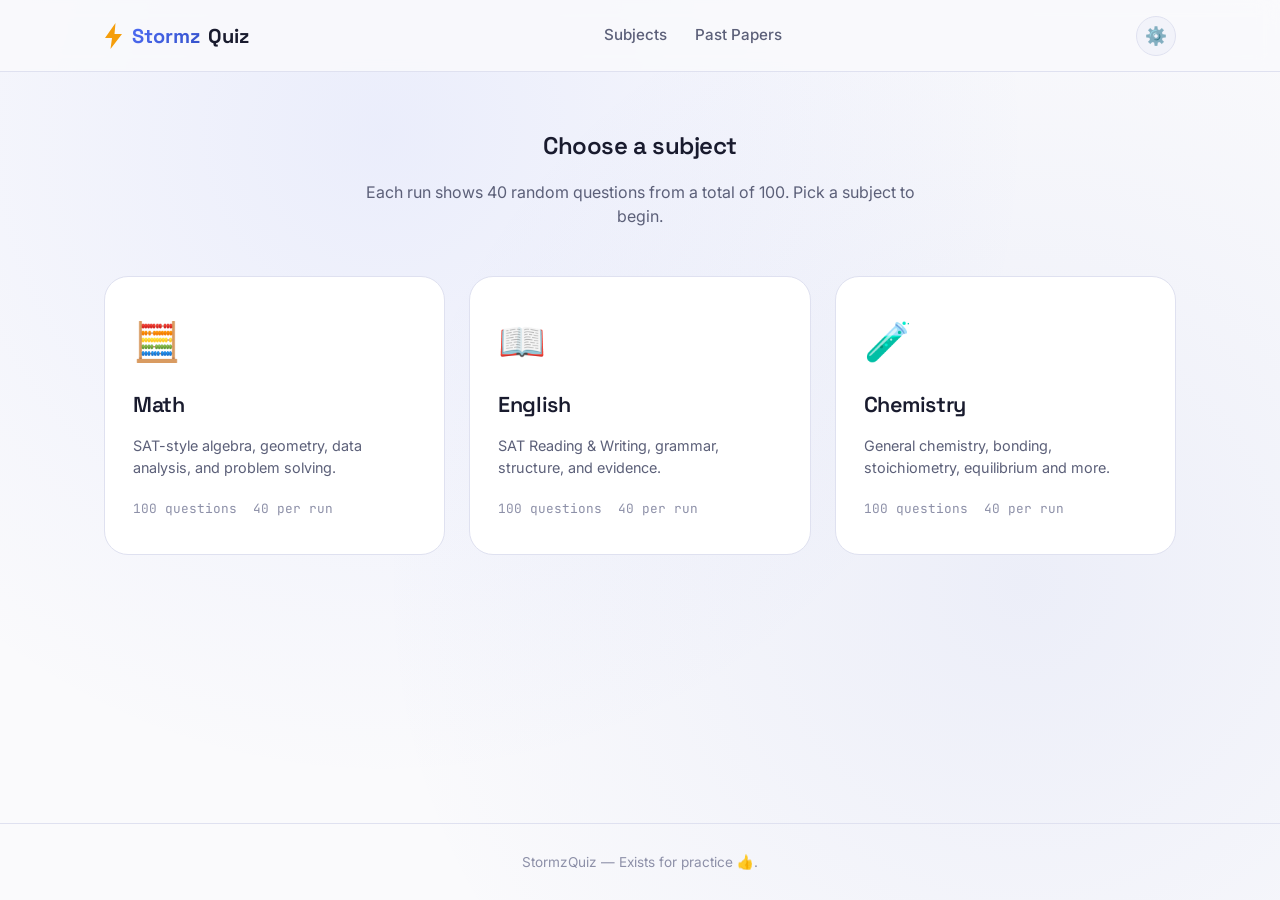
<file: subjects.html>
<!DOCTYPE html>
<html lang="en">
<head>
<meta charset="UTF-8" />
<meta name="viewport" content="width=device-width, initial-scale=1.0" />
<title>Subjects — StormzQuiz</title>
<link rel="preconnect" href="https://fonts.googleapis.com" />
<link rel="preconnect" href="https://fonts.gstatic.com" crossorigin />
<link href="https://fonts.googleapis.com/css2?family=Space+Grotesk:wght@500;600;700&family=Inter:wght@400;500;600;700&family=JetBrains+Mono:wght@500;700&display=swap" rel="stylesheet" />
<link rel="stylesheet" href="style.css" />
</head>
<body>

<nav class="nav">
  <div class="container">
    <a href="index.html" class="logo">
      <svg class="bolt" viewBox="0 0 20 26" fill="currentColor"><path d="M11.5 0L1 15h7l-1.5 11L18 11h-7.5L11.5 0z"/></svg>
      <span class="storm">Stormz</span>Quiz
    </a>
    <div class="nav-links">
      <a href="subjects.html">Subjects</a>
      <a href="papers.html">Past Papers</a>
    </div>
    <button class="settings-btn" id="settingsBtn" aria-label="Open settings">⚙️</button>
  </div>
</nav>

<main>
  <section class="section section-offset">
    <div class="container">
      <div class="section-head">
        <h2>Choose a subject</h2>
        <p>Each run shows 40 random questions from a total of 100. Pick a subject to begin.</p>
      </div>

      <div class="subjects-grid">
        <a href="quiz.html?subject=math" class="subject-card">
          <span class="icon">🧮</span>
          <h3>Math</h3>
          <p>SAT-style algebra, geometry, data analysis, and problem solving.</p>
          <div class="meta"><span>100 questions</span><span>40 per run</span></div>
        </a>

        <a href="quiz.html?subject=english" class="subject-card">
          <span class="icon">📖</span>
          <h3>English</h3>
          <p>SAT Reading &amp; Writing, grammar, structure, and evidence.</p>
          <div class="meta"><span>100 questions</span><span>40 per run</span></div>
        </a>

        <a href="quiz.html?subject=chemistry" class="subject-card">
          <span class="icon">🧪</span>
          <h3>Chemistry</h3>
          <p>General chemistry, bonding, stoichiometry, equilibrium and more.</p>
          <div class="meta"><span>100 questions</span><span>40 per run</span></div>
        </a>
      </div>
    </div>
  </section>
</main>

<footer class="footer">
  <div class="container">StormzQuiz — Exists for practice 👍.</div>
</footer>

<div class="settings-overlay" id="settingsOverlay"></div>
<aside class="settings-panel" id="settingsPanel" aria-label="Settings">
  <h3>Settings <button class="settings-close" id="settingsClose" aria-label="Close settings">&times;</button></h3>
  <div class="setting-row setting-row-column">
    <span>Theme</span>
    <div class="theme-swatches">
      <button type="button" class="theme-swatch" data-theme-value="light" aria-pressed="false">
        <span class="swatch-preview swatch-light"></span>
        <span class="swatch-label">Light</span>
      </button>
      <button type="button" class="theme-swatch" data-theme-value="dark" aria-pressed="false">
        <span class="swatch-preview swatch-dark"></span>
        <span class="swatch-label">Dark<br>Blue &amp; Purple</span>
      </button>
      <button type="button" class="theme-swatch" data-theme-value="crimson" aria-pressed="false">
        <span class="swatch-preview swatch-crimson"></span>
        <span class="swatch-label">Red &amp; Black</span>
      </button>
      <button type="button" class="theme-swatch" data-theme-value="meadow" aria-pressed="false">
        <span class="swatch-preview swatch-meadow"></span>
        <span class="swatch-label">White &amp; Green</span>
      </button>
    </div>
  </div>
  <div class="setting-row">
    <span>Reduce animations</span>
    <div class="switch" id="animSwitch" role="switch" aria-label="Reduce animations" aria-checked="false" tabindex="0"></div>
  </div>
  <div class="setting-row">
    <span>Sound effects</span>
    <div class="switch" id="soundSwitch" role="switch" aria-label="Sound effects" aria-checked="true" tabindex="0"></div>
  </div>
</aside>

<script src="app.js"></script>
</body>
</html>
</file>
<file: style.css>
:root {
  --bg: #fafafc;
  --surface: #ffffff;
  --surface-2: #f2f3fa;
  --surface-3: #e7e9f6;
  --border: #dfe1f0;
  --text: #191b2e;
  --text-muted: #5c6079;
  --text-dim: #8d90a8;
  --accent-1: #4f6df5;
  --accent-2: #3451c9;
  --accent-ember: #f59e0b;
  --success: #10965f;
  --success-bg: rgba(16, 150, 95, 0.1);
  --error: #dc2626;
  --error-bg: rgba(220, 38, 38, 0.1);

  --gradient-main: linear-gradient(135deg, var(--accent-1), var(--accent-2));
  --gradient-glow: radial-gradient(circle at 30% 15%, rgba(79, 109, 245, 0.09), transparent 55%),
                    radial-gradient(circle at 80% 65%, rgba(52, 81, 201, 0.07), transparent 55%);

  --font-display: "Space Grotesk", "Inter", sans-serif;
  --font-body: "Inter", -apple-system, BlinkMacSystemFont, sans-serif;
  --font-mono: "JetBrains Mono", ui-monospace, "SFMono-Regular", monospace;

  --radius-sm: 10px;
  --radius-md: 16px;
  --radius-lg: 24px;
  --max-width: 1120px;
  --nav-height: 72px;

  --transition: 200ms cubic-bezier(0.2, 0.8, 0.2, 1);
}

/* Cosmic — Blue & Purple (the original dark theme) */
[data-theme="cosmic"] {
  --bg: #0a0c16;
  --surface: #12152a;
  --surface-2: #1a1e3a;
  --surface-3: #232849;
  --border: #2a2f52;
  --text: #e9ebf7;
  --text-muted: #8d92b8;
  --text-dim: #666c94;
  --accent-1: #5b8def;
  --accent-2: #8b5cf6;
  --accent-ember: #fbbf24;
  --success: #34d399;
  --success-bg: rgba(52, 211, 153, 0.12);
  --error: #f87171;
  --error-bg: rgba(248, 113, 113, 0.12);
  --gradient-glow: radial-gradient(circle at 30% 20%, rgba(91, 141, 239, 0.25), transparent 55%),
                    radial-gradient(circle at 80% 60%, rgba(139, 92, 246, 0.2), transparent 55%);
}

/* Bloodmoon — Red & Black */
[data-theme="bloodmoon"] {
  --bg: #0c0a0a;
  --surface: #161010;
  --surface-2: #1f1717;
  --surface-3: #2a1f1f;
  --border: #382626;
  --text: #f5ecec;
  --text-muted: #b09999;
  --text-dim: #7a6666;
  --accent-1: #ef4444;
  --accent-2: #7f1d1d;
  --accent-ember: #f5a623;
  --success: #34d399;
  --success-bg: rgba(52, 211, 153, 0.12);
  --error: #f87171;
  --error-bg: rgba(248, 113, 113, 0.12);
  --gradient-glow: radial-gradient(circle at 30% 15%, rgba(239, 68, 68, 0.16), transparent 55%),
                    radial-gradient(circle at 80% 65%, rgba(127, 29, 29, 0.28), transparent 55%);
}

/* Nature — White & Green */
[data-theme="nature"] {
  --bg: #ffffff;
  --surface: #ffffff;
  --surface-2: #f0f7f2;
  --surface-3: #e2f0e6;
  --border: #d3e6d8;
  --text: #16241a;
  --text-muted: #4d6154;
  --text-dim: #7c9284;
  --accent-1: #16a34a;
  --accent-2: #047857;
  --accent-ember: #d97706;
  --success: #10965f;
  --success-bg: rgba(16, 150, 96, 0.1);
  --error: #dc2626;
  --error-bg: rgba(220, 38, 38, 0.1);
  --gradient-glow: radial-gradient(circle at 30% 15%, rgba(22, 163, 74, 0.08), transparent 55%),
                    radial-gradient(circle at 80% 65%, rgba(4, 120, 87, 0.07), transparent 55%);
}

/* Monochrome — modern black & white */
[data-theme="monochrome"] {
  --bg: #0a0a0a;
  --surface: #141414;
  --surface-2: #1e1e1e;
  --surface-3: #2b2b2b;
  --border: #383838;
  --text: #f5f5f5;
  --text-muted: #a3a3a3;
  --text-dim: #737373;
  --accent-1: #e5e5e5;
  --accent-2: #8a8a8a;
  --accent-ember: #ffffff;
  --success: #34d399;
  --success-bg: rgba(52, 211, 153, 0.12);
  --error: #f87171;
  --error-bg: rgba(248, 113, 113, 0.12);
  --gradient-glow: radial-gradient(circle at 30% 15%, rgba(255, 255, 255, 0.06), transparent 55%),
                    radial-gradient(circle at 80% 65%, rgba(255, 255, 255, 0.04), transparent 55%);
}

/* Cherry — pink, purple & white */
[data-theme="cherry"] {
  --bg: #fff5f9;
  --surface: #ffffff;
  --surface-2: #fdeef5;
  --surface-3: #fbdfec;
  --border: #f5c9de;
  --text: #3a1729;
  --text-muted: #8a5570;
  --text-dim: #b98aa3;
  --accent-1: #ec4899;
  --accent-2: #a855f7;
  --accent-ember: #c084fc;
  --success: #10965f;
  --success-bg: rgba(16, 150, 95, 0.1);
  --error: #dc2626;
  --error-bg: rgba(220, 38, 38, 0.1);
  --gradient-glow: radial-gradient(circle at 30% 15%, rgba(236, 72, 153, 0.09), transparent 55%),
                    radial-gradient(circle at 80% 65%, rgba(168, 85, 247, 0.08), transparent 55%);
}

/* Ocean — white & blue */
[data-theme="ocean"] {
  --bg: #f5fbff;
  --surface: #ffffff;
  --surface-2: #eaf6ff;
  --surface-3: #d8edfd;
  --border: #bfe1f7;
  --text: #0c2233;
  --text-muted: #45677d;
  --text-dim: #7c9aad;
  --accent-1: #0ea5e9;
  --accent-2: #2563eb;
  --accent-ember: #0891b2;
  --success: #10965f;
  --success-bg: rgba(16, 150, 95, 0.1);
  --error: #dc2626;
  --error-bg: rgba(220, 38, 38, 0.1);
  --gradient-glow: radial-gradient(circle at 30% 15%, rgba(14, 165, 233, 0.09), transparent 55%),
                    radial-gradient(circle at 80% 65%, rgba(37, 99, 235, 0.07), transparent 55%);
}

[data-reduce-motion="true"] * {
  animation-duration: 0.001ms !important;
  animation-iteration-count: 1 !important;
  transition-duration: 0.001ms !important;
  scroll-behavior: auto !important;
}

* { box-sizing: border-box; }
html { scroll-behavior: smooth; }

body {
  margin: 0;
  background: var(--bg);
  background-image: var(--gradient-glow);
  background-attachment: fixed;
  color: var(--text);
  font-family: var(--font-body);
  line-height: 1.5;
  -webkit-font-smoothing: antialiased;
  min-height: 100vh;
  display: flex;
  flex-direction: column;
  transition: background var(--transition), color var(--transition);
}

h1, h2, h3, h4 {
  font-family: var(--font-display);
  font-weight: 600;
  letter-spacing: -0.02em;
  margin: 0 0 0.5em;
}

p { color: var(--text-muted); }

a { color: inherit; text-decoration: none; }

button {
  font-family: var(--font-body);
  cursor: pointer;
}

:focus-visible {
  outline: 2px solid var(--accent-1);
  outline-offset: 3px;
  border-radius: 4px;
}

.container {
  width: 100%;
  max-width: var(--max-width);
  margin: 0 auto;
  padding: 0 24px;
}

.nav {
  height: var(--nav-height);
  display: flex;
  align-items: center;
  border-bottom: 1px solid var(--border);
  position: sticky;
  top: 0;
  background: color-mix(in srgb, var(--bg) 85%, transparent);
  -webkit-backdrop-filter: blur(10px);
  backdrop-filter: blur(10px);
  z-index: 100;
}

.nav .container {
  display: flex;
  align-items: center;
  justify-content: space-between;
}

.logo {
  display: flex;
  align-items: center;
  gap: 8px;
  font-family: var(--font-display);
  font-weight: 700;
  font-size: 1.25rem;
}

.logo .bolt {
  width: 20px;
  height: 26px;
  color: var(--accent-ember);
}

.logo span.storm { background: var(--gradient-main); -webkit-background-clip: text; background-clip: text; color: transparent; }

.nav-links {
  display: flex;
  align-items: center;
  gap: 28px;
}

.nav-links a {
  color: var(--text-muted);
  font-size: 0.95rem;
  font-weight: 500;
  transition: color var(--transition);
}
.nav-links a:hover { color: var(--text); }

.settings-btn {
  background: var(--surface-2);
  border: 1px solid var(--border);
  color: var(--text);
  width: 40px;
  height: 40px;
  border-radius: 50%;
  display: flex;
  align-items: center;
  justify-content: center;
  font-size: 1.1rem;
  transition: transform var(--transition), border-color var(--transition);
}
.settings-btn:hover { transform: rotate(35deg); border-color: var(--accent-1); }

.settings-overlay {
  position: fixed;
  inset: 0;
  background: rgba(0,0,0,0.5);
  z-index: 200;
  opacity: 0;
  pointer-events: none;
  transition: opacity var(--transition);
}
.settings-overlay.open { opacity: 1; pointer-events: auto; }

.settings-panel {
  position: fixed;
  top: 0;
  right: 0;
  height: 100%;
  width: min(320px, 88vw);
  background: var(--surface);
  border-left: 1px solid var(--border);
  z-index: 201;
  padding: 28px 24px;
  transform: translateX(100%);
  transition: transform var(--transition);
  display: flex;
  flex-direction: column;
  gap: 24px;
}
.settings-panel.open { transform: translateX(0); }

.settings-panel h3 { display: flex; align-items: center; justify-content: space-between; }
.settings-close { background: none; border: none; color: var(--text-muted); font-size: 1.4rem; line-height: 1; }

.setting-row {
  display: flex;
  align-items: center;
  justify-content: space-between;
  padding: 14px 0;
  border-bottom: 1px solid var(--border);
}
.setting-row:last-child { border-bottom: none; }
.setting-row span { font-size: 0.95rem; }

.setting-row-column {
  flex-direction: column;
  align-items: flex-start;
  gap: 14px;
}

.theme-swatches {
  display: flex;
  flex-wrap: wrap;
  gap: 10px;
  width: 100%;
}

.theme-swatch {
  display: flex;
  flex-direction: column;
  align-items: center;
  gap: 7px;
  width: calc(50% - 5px);
  background: var(--surface-2);
  border: 1.5px solid var(--border);
  border-radius: 12px;
  padding: 12px 8px;
  transition: border-color var(--transition), transform var(--transition), background var(--transition);
}
.theme-swatch:hover { transform: translateY(-2px); border-color: var(--text-dim); }
.theme-swatch.active { border-color: var(--accent-1); background: var(--surface-3); }

.swatch-preview {
  width: 34px;
  height: 34px;
  border-radius: 50%;
  border: 1px solid rgba(128, 128, 128, 0.25);
  flex-shrink: 0;
}
.swatch-light { background: linear-gradient(135deg, #fafafc 50%, #4f6df5 50%); }
.swatch-cosmic { background: linear-gradient(135deg, #0a0c16 50%, #8b5cf6 50%); }
.swatch-bloodmoon { background: linear-gradient(135deg, #0c0a0a 50%, #ef4444 50%); }
.swatch-nature { background: linear-gradient(135deg, #ffffff 50%, #16a34a 50%); }
.swatch-monochrome { background: linear-gradient(135deg, #0a0a0a 50%, #f5f5f5 50%); }
.swatch-cherry { background: linear-gradient(135deg, #ec4899 50%, #a855f7 50%); }
.swatch-ocean { background: linear-gradient(135deg, #ffffff 50%, #0ea5e9 50%); }

.swatch-label {
  font-size: 0.72rem;
  font-weight: 600;
  color: var(--text-muted);
  text-align: center;
  line-height: 1.2;
}
.theme-swatch.active .swatch-label { color: var(--text); }

.switch {
  position: relative;
  width: 44px;
  height: 25px;
  background: var(--surface-3);
  border-radius: 20px;
  border: 1px solid var(--border);
  cursor: pointer;
  transition: background var(--transition);
  flex-shrink: 0;
}
.switch::after {
  content: "";
  position: absolute;
  top: 2px;
  left: 2px;
  width: 19px;
  height: 19px;
  background: var(--text-dim);
  border-radius: 50%;
  transition: transform var(--transition), background var(--transition);
}
.switch.on { background: var(--gradient-main); border-color: transparent; }
.switch.on::after { transform: translateX(19px); background: white; }

.btn {
  display: inline-flex;
  align-items: center;
  justify-content: center;
  gap: 8px;
  padding: 14px 28px;
  border-radius: var(--radius-sm);
  font-weight: 600;
  font-size: 0.95rem;
  border: 1px solid transparent;
  transition: transform var(--transition), box-shadow var(--transition), border-color var(--transition), background var(--transition);
}
.btn:active { transform: scale(0.97); }

.btn-primary {
  background: var(--gradient-main);
  color: white;
  box-shadow: 0 8px 24px -8px color-mix(in srgb, var(--accent-1) 55%, transparent);
}
.btn-primary:hover { box-shadow: 0 10px 30px -6px color-mix(in srgb, var(--accent-2) 65%, transparent); transform: translateY(-2px); }

.btn-secondary {
  background: var(--surface-2);
  color: var(--text);
  border-color: var(--border);
}
.btn-secondary:hover { border-color: var(--accent-1); transform: translateY(-2px); }

.btn-block { width: 100%; }

.hero {
  padding: 96px 0 72px;
  text-align: center;
  position: relative;
}

.hero-eyebrow {
  display: inline-flex;
  align-items: center;
  gap: 8px;
  color: var(--accent-ember);
  font-size: 0.8rem;
  font-weight: 700;
  letter-spacing: 0.14em;
  text-transform: uppercase;
  margin-bottom: 20px;
}

.hero h1 {
  font-size: clamp(2.4rem, 6vw, 4.2rem);
  line-height: 1.05;
  margin-bottom: 20px;
}

.hero h1 .accent {
  background: var(--gradient-main);
  -webkit-background-clip: text;
  background-clip: text;
  color: transparent;
}

.hero p.tagline {
  font-size: 1.15rem;
  max-width: 560px;
  margin: 0 auto 40px;
}

.hero-actions {
  display: flex;
  gap: 16px;
  justify-content: center;
  flex-wrap: wrap;
  margin-bottom: 56px;
}

.bolt-divider {
  width: min(720px, 90%);
  margin: 0 auto;
  display: block;
}

.bolt-divider path {
  stroke: url(#boltGradient);
  stroke-width: 3;
  fill: none;
  stroke-linecap: round;
  stroke-linejoin: round;
  stroke-dasharray: 900;
  stroke-dashoffset: 900;
  animation: draw-bolt 1.4s cubic-bezier(0.3, 0.8, 0.3, 1) forwards 0.2s;
}
.bolt-gradient-start { stop-color: var(--accent-1); }
.bolt-gradient-middle { stop-color: var(--accent-2); }
.bolt-gradient-end { stop-color: var(--accent-ember); }
@keyframes draw-bolt {
  to { stroke-dashoffset: 0; }
}

.hero-stats {
  display: flex;
  gap: 48px;
  justify-content: center;
  margin-top: 48px;
  flex-wrap: wrap;
}
.hero-stat .num {
  font-family: var(--font-mono);
  font-size: 1.8rem;
  font-weight: 700;
  color: var(--text);
}
.hero-stat .label {
  font-size: 0.85rem;
  color: var(--text-dim);
}

.section {
  padding: 64px 0;
}
.section-offset {
  padding-top: 56px;
}
.section-head {
  text-align: center;
  max-width: 560px;
  margin: 0 auto 48px;
}

.feature-grid {
  display: grid;
  grid-template-columns: repeat(3, 1fr);
  gap: 20px;
}

.feature-card {
  background: var(--surface);
  border: 1px solid var(--border);
  border-radius: var(--radius-md);
  padding: 28px;
  transition: transform var(--transition), border-color var(--transition);
}
.feature-card:hover { transform: translateY(-4px); border-color: var(--accent-1); }
.feature-card .icon { font-size: 1.6rem; margin-bottom: 14px; display: block; }
.feature-card h3 { font-size: 1.05rem; margin-bottom: 6px; }
.feature-card p { font-size: 0.9rem; margin: 0; }

.is-hidden { display: none !important; }

.back-link {
  display: inline-flex;
  align-items: center;
  gap: 6px;
  font-size: 0.9rem;
  font-weight: 600;
  color: var(--text-muted);
  margin-bottom: 24px;
  transition: color var(--transition);
}
.back-link:hover { color: var(--accent-1); }

.board-pill {
  display: inline-flex;
  align-items: center;
  gap: 6px;
  padding: 4px 12px;
  border-radius: 20px;
  background: var(--surface-3);
  border: 1px solid var(--border);
  font-size: 0.72rem;
  font-weight: 700;
  letter-spacing: 0.05em;
  text-transform: uppercase;
  color: var(--accent-1);
}

.subjects-grid {
  display: grid;
  grid-template-columns: repeat(auto-fit, minmax(240px, 1fr));
  gap: 24px;
  margin-top: 40px;
}

.subject-card {
  background: var(--surface);
  border: 1px solid var(--border);
  border-radius: var(--radius-lg);
  padding: 36px 28px;
  text-align: left;
  position: relative;
  overflow: hidden;
  transition: transform var(--transition), border-color var(--transition), box-shadow var(--transition);
  display: block;
}
.subject-card::before {
  content: "";
  position: absolute;
  inset: 0;
  background: var(--gradient-glow);
  opacity: 0;
  transition: opacity var(--transition);
}
.subject-card:hover {
  transform: translateY(-6px);
  border-color: var(--accent-2);
  box-shadow: 0 20px 40px -20px color-mix(in srgb, var(--accent-2) 45%, transparent);
}
.subject-card:hover::before { opacity: 1; }

.subject-card .icon {
  font-size: 2.4rem;
  display: block;
  margin-bottom: 18px;
  position: relative;
}
.subject-card h3 { font-size: 1.35rem; margin-bottom: 8px; position: relative; }
.subject-card p { font-size: 0.9rem; margin-bottom: 20px; position: relative; }
.subject-card .meta {
  display: flex;
  gap: 16px;
  font-size: 0.8rem;
  color: var(--text-dim);
  font-family: var(--font-mono);
  position: relative;
}

.quiz-header {
  max-width: 760px;
  margin: 40px auto 0;
  padding: 0 24px;
}
.quiz-progress-top {
  display: flex;
  justify-content: space-between;
  align-items: baseline;
  margin-bottom: 12px;
}
.quiz-progress-top .qcount {
  font-family: var(--font-mono);
  font-weight: 600;
  color: var(--text);
}
.quiz-progress-top .subject-tag {
  font-size: 0.8rem;
  color: var(--accent-1);
  text-transform: uppercase;
  letter-spacing: 0.08em;
  font-weight: 700;
}

.progress-track {
  width: 100%;
  height: 8px;
  background: var(--surface-2);
  border-radius: 20px;
  overflow: hidden;
  position: relative;
}
.progress-fill {
  height: 100%;
  background: var(--gradient-main);
  border-radius: 20px;
  transition: width 400ms cubic-bezier(0.3, 0.8, 0.3, 1);
  position: relative;
}
.progress-fill.initial { width: 2.5%; }
.progress-fill::after {
  content: "";
  position: absolute;
  right: -1px;
  top: -4px;
  width: 3px;
  height: 16px;
  background: var(--accent-ember);
  border-radius: 2px;
  box-shadow: 0 0 8px var(--accent-ember);
}

.quiz-main {
  max-width: 760px;
  margin: 32px auto 80px;
  padding: 0 24px;
}

.question-card {
  background: var(--surface);
  border: 1px solid var(--border);
  border-radius: var(--radius-lg);
  padding: 36px;
}

.question-text {
  font-family: var(--font-display);
  font-size: 1.25rem;
  font-weight: 600;
  line-height: 1.4;
  margin-bottom: 28px;
  color: var(--text);
}

.passage {
  background: var(--surface-2);
  border-left: 3px solid var(--accent-1);
  padding: 16px 20px;
  border-radius: 8px;
  font-size: 0.92rem;
  color: var(--text-muted);
  margin-bottom: 22px;
  line-height: 1.6;
}
.passage.is-hidden { display: none; }

.options {
  display: flex;
  flex-direction: column;
  gap: 12px;
  margin-bottom: 28px;
}

.option {
  display: flex;
  align-items: center;
  gap: 14px;
  padding: 16px 18px;
  background: var(--surface-2);
  border: 1.5px solid var(--border);
  border-radius: var(--radius-sm);
  text-align: left;
  font-size: 0.98rem;
  color: var(--text);
  transition: border-color var(--transition), background var(--transition), transform var(--transition);
}
.option:hover:not(:disabled) { border-color: var(--accent-1); transform: translateX(2px); }
.option .letter {
  width: 28px;
  height: 28px;
  border-radius: 50%;
  background: var(--surface-3);
  display: flex;
  align-items: center;
  justify-content: center;
  font-size: 0.8rem;
  font-weight: 700;
  font-family: var(--font-mono);
  flex-shrink: 0;
}

.option.selected { border-color: var(--accent-1); background: var(--surface-3); }
.option.correct { border-color: var(--success); background: var(--success-bg); }
.option.correct .letter { background: var(--success); color: #06231a; }
.option.incorrect { border-color: var(--error); background: var(--error-bg); }
.option.incorrect .letter { background: var(--error); color: #2b0a0a; }
.option:disabled { cursor: default; }

.explanation-box {
  background: var(--surface-2);
  border: 1px solid var(--border);
  border-radius: var(--radius-sm);
  padding: 18px 20px;
  margin-bottom: 24px;
  font-size: 0.92rem;
  display: none;
}
.explanation-box.show { display: block; animation: fade-in 300ms ease; }
.explanation-box .verdict { font-weight: 700; font-family: var(--font-display); margin-bottom: 6px; }
.explanation-box.correct-verdict .verdict { color: var(--success); }
.explanation-box.incorrect-verdict .verdict { color: var(--error); }

@keyframes fade-in { from { opacity: 0; transform: translateY(6px); } to { opacity: 1; transform: translateY(0); } }

.quiz-actions { display: flex; justify-content: flex-end; }

.quiz-score-chip {
  font-family: var(--font-mono);
  font-size: 0.85rem;
  color: var(--text-dim);
  margin-top: 18px;
  text-align: center;
}

.results-wrap {
  max-width: 620px;
  margin: 64px auto;
  padding: 0 24px;
  text-align: center;
}

.results-ring {
  width: 220px;
  height: 220px;
  margin: 0 auto 32px;
  position: relative;
}
.results-ring svg { transform: rotate(-90deg); }
.results-ring circle {
  fill: none;
  stroke-width: 12;
}
.results-ring .track { stroke: var(--surface-2); }
.results-ring .fill {
  stroke: url(#resultsGradient);
  stroke-linecap: round;
  transition: stroke-dashoffset 1s cubic-bezier(0.3, 0.8, 0.3, 1);
}
.results-ring-label {
  position: absolute;
  inset: 0;
  display: flex;
  flex-direction: column;
  align-items: center;
  justify-content: center;
}
.results-ring-label .score {
  font-family: var(--font-mono);
  font-size: 2.2rem;
  font-weight: 700;
}
.results-ring-label .pct {
  font-size: 0.85rem;
  color: var(--text-dim);
}

.results-stats {
  display: flex;
  justify-content: center;
  gap: 32px;
  margin-bottom: 40px;
  flex-wrap: wrap;
}
.results-stat { text-align: center; }
.results-stat .val { font-family: var(--font-mono); font-size: 1.5rem; font-weight: 700; }
.results-stat.correct .val { color: var(--success); }
.results-stat.incorrect .val { color: var(--error); }
.results-stat .label { font-size: 0.82rem; color: var(--text-dim); margin-top: 2px; }

.results-actions {
  display: flex;
  gap: 14px;
  justify-content: center;
  flex-wrap: wrap;
}

.papers-board {
  margin-top: 48px;
}
.papers-board:first-of-type {
  margin-top: 40px;
}
.papers-board-title {
  font-size: 1.15rem;
  margin-bottom: 4px;
  padding-bottom: 12px;
  border-bottom: 1px solid var(--border);
}

.papers-grid {
  display: grid;
  grid-template-columns: repeat(auto-fit, minmax(260px, 1fr));
  gap: 20px;
  margin-top: 40px;
}
.paper-card {
  background: var(--surface);
  border: 1px solid var(--border);
  border-radius: var(--radius-md);
  padding: 26px;
  transition: transform var(--transition), border-color var(--transition);
}
.paper-card:hover { transform: translateY(-4px); border-color: var(--accent-1); }
.paper-card h3 { font-size: 1.05rem; margin-bottom: 8px; }
.paper-card p { font-size: 0.88rem; margin-bottom: 18px; }
.paper-card a.btn { font-size: 0.85rem; padding: 10px 18px; }
.papers-note {
  max-width: 640px;
  margin: 48px auto 0;
  text-align: center;
  font-size: 0.85rem;
  color: var(--text-dim);
}

.footer {
  margin-top: auto;
  border-top: 1px solid var(--border);
  padding: 28px 0;
  text-align: center;
  font-size: 0.85rem;
  color: var(--text-dim);
}

@media (max-width: 860px) {
  .feature-grid, .subjects-grid { grid-template-columns: 1fr; }
  .nav-links { display: none; }
  .hero { padding: 64px 0 48px; }
}

@media (max-width: 520px) {
  .question-card { padding: 24px 18px; }
  .quiz-main, .quiz-header { padding: 0 16px; }
  .hero-stats { gap: 28px; }
}
</file>
